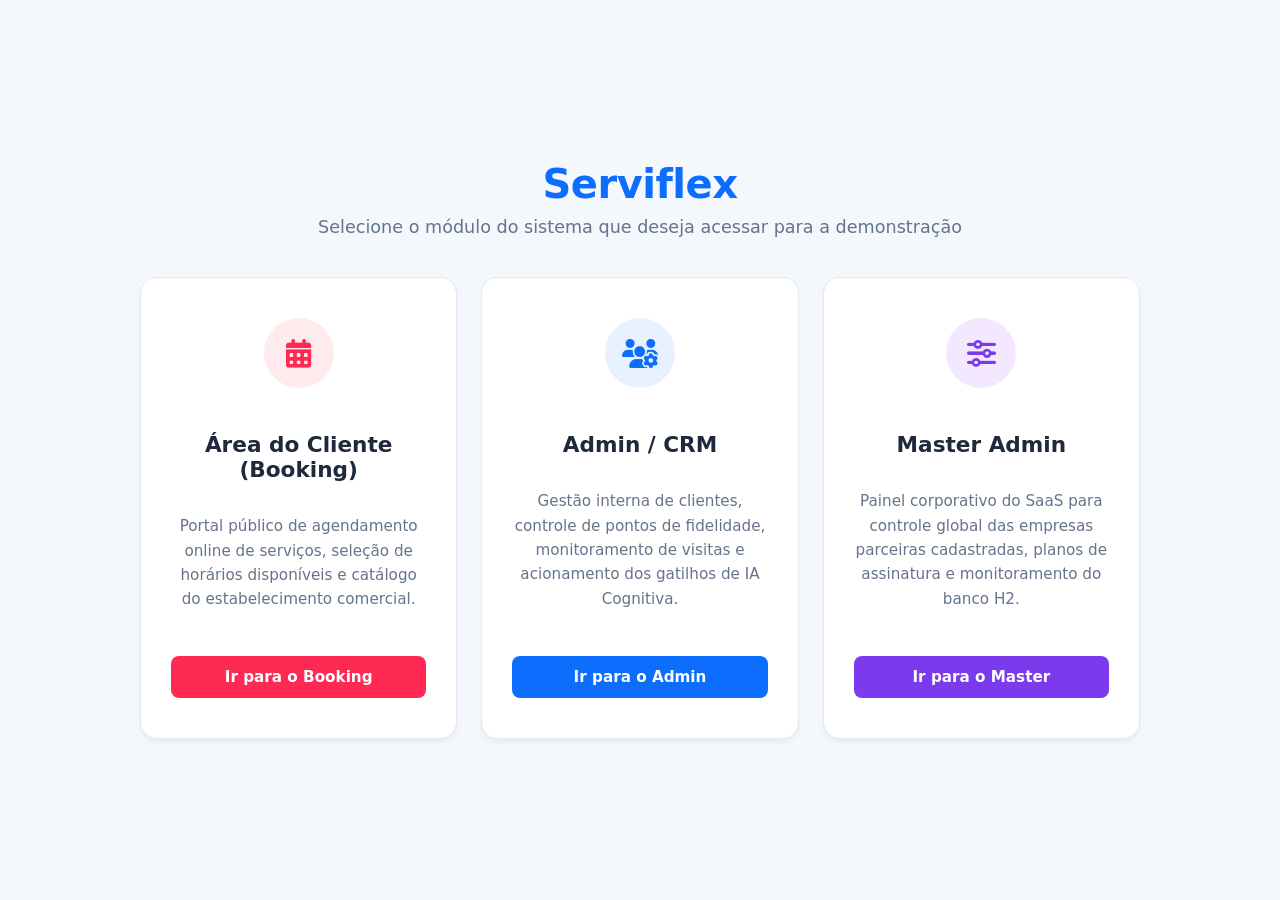
<file: index.html>
<!DOCTYPE html>
<html lang="en">
<head>
    <meta charset="UTF-8">
    <meta name="viewport" content="width=device-width, initial-scale=1.0">
    <title>Portal de Acesso | Serviflex</title>
      <link rel="stylesheet"
    href="https://cdnjs.cloudflare.com/ajax/libs/font-awesome/6.5.2/css/all.min.css">
    <link rel="stylesheet" href="style.css">
    <style>
        * { 
            margin: 0; 
            padding: 0; 
            box-sizing: border-box; 
            font-family: 'Segoe UI', system-ui, sans-serif; 
        }
        
        body { 
            background-color: #f4f7fc; 
            color: #2c3e50; 
            display: flex; 
            align-items: center; 
            justify-content: center; 
            min-height: 100vh; 
            padding: 20px; 
        }

        .portal-container { 
            max-width: 1000px; 
            width: 100%; 
            text-align: center; 
        }

        .header { 
            margin-bottom: 40px; 
        }

        .header h1 { 
            font-size: 2.5rem; 
            color: #0d6efd; 
            margin-bottom: 10px; 
            font-weight: 800; 
            letter-spacing: -0.5px;
        }

        .header p { 
            color: #64748b; 
            font-size: 1.1rem; 
        }

        .cards-grid { 
            display: grid; 
            grid-template-columns: repeat(auto-fit, minmax(280px, 1fr)); 
            gap: 24px; 
            margin-top: 20px; 
        }

        .card { 
            background: white; 
            padding: 40px 30px; 
            border-radius: 16px; 
            box-shadow: 0 4px 6px -1px rgb(0 0 0 / 0.05); 
            border: 1px solid #e2e8f0; 
            display: flex; 
            flex-direction: column; 
            align-items: center; 
            cursor: pointer; 
            transition: transform 0.23s ease, box-shadow 0.23s ease, border-color 0.23s ease; 
        }

        .card:hover { 
            transform: translateY(-5px); 
            box-shadow: 0 20px 25px -5px rgb(0 0 0 / 0.1); 
        }

        .icon-wrapper { 
            width: 70px; 
            height: 70px; 
            border-radius: 50px; 
            display: flex; 
            align-items: center; 
            justify-content: center; 
            font-size: 1.8rem; 
            margin-bottom: 24px; 
        }

        .card-client:hover { border-color: #ff2a54; }
        .card-client .icon-wrapper { background: #ffebee; color: #ff2a54; }

        .card-admin:hover { border-color: #0d6efd; }
        .card-admin .icon-wrapper { background: #e7f1ff; color: #0d6efd; }

        .card-master:hover { border-color: #7c3aed; }
        .card-master .icon-wrapper { background: #f3e8ff; color: #7c3aed; }

        .card h2 { 
            font-size: 1.35rem; 
            margin-bottom: 12px; 
            font-weight: 700; 
            color: #1e293b; 
        }

        .card p { 
            color: #64748b; 
            font-size: 0.95rem; 
            line-height: 1.6; 
            margin-bottom: 24px; 
        }

        .btn { 
            width: 100%; 
            padding: 12px; 
            border-radius: 8px; 
            font-weight: 600; 
            font-size: 0.95rem; 
            text-align: center; 
            border: none; 
            margin-top: auto; 
        }

        .card-client .btn { background: #ff2a54; color: white; }
        .card-admin .btn { background: #0d6efd; color: white; }
        .card-master .btn { background: #7c3aed; color: white; }
    </style>
</head>
<body>

    <div class="portal-container">
        <div class="header">
            <h1>Serviflex</h1>
            <p>Selecione o módulo do sistema que deseja acessar para a demonstração</p>
        </div>

        <div class="cards-grid">
            
           <div class="card card-client" onclick="window.location.href='./booking.html'">
                <div class="icon-wrapper"><i class="fa-solid fa-calendar-days"></i></div>
                <h2>Área do Cliente (Booking)</h2>
                <p>Portal público de agendamento online de serviços, seleção de horários disponíveis e catálogo do estabelecimento comercial.</p>
                <div class="btn">Ir para o Booking</div>
            </div>

            <div class="card card-admin" onclick="window.location.href='./admin.html'">
                <div class="icon-wrapper"><i class="fa-solid fa-users-gear"></i></div>
                <h2>Admin / CRM</h2>
                <p>Gestão interna de clientes, controle de pontos de fidelidade, monitoramento de visitas e acionamento dos gatilhos de IA Cognitiva.</p>
                <div class="btn">Ir para o Admin</div>
            </div>

            <div class="card card-master" onclick="window.location.href='./master-admin.html'">
                <div class="icon-wrapper"><i class="fa-solid fa-sliders"></i></div>
                <h2>Master Admin</h2>
                <p>Painel corporativo do SaaS para controle global das empresas parceiras cadastradas, planos de assinatura e monitoramento do banco H2.</p>
                <div class="btn">Ir para o Master</div>
            </div>

        </div>
    </div>

</body>
</html>
</file>
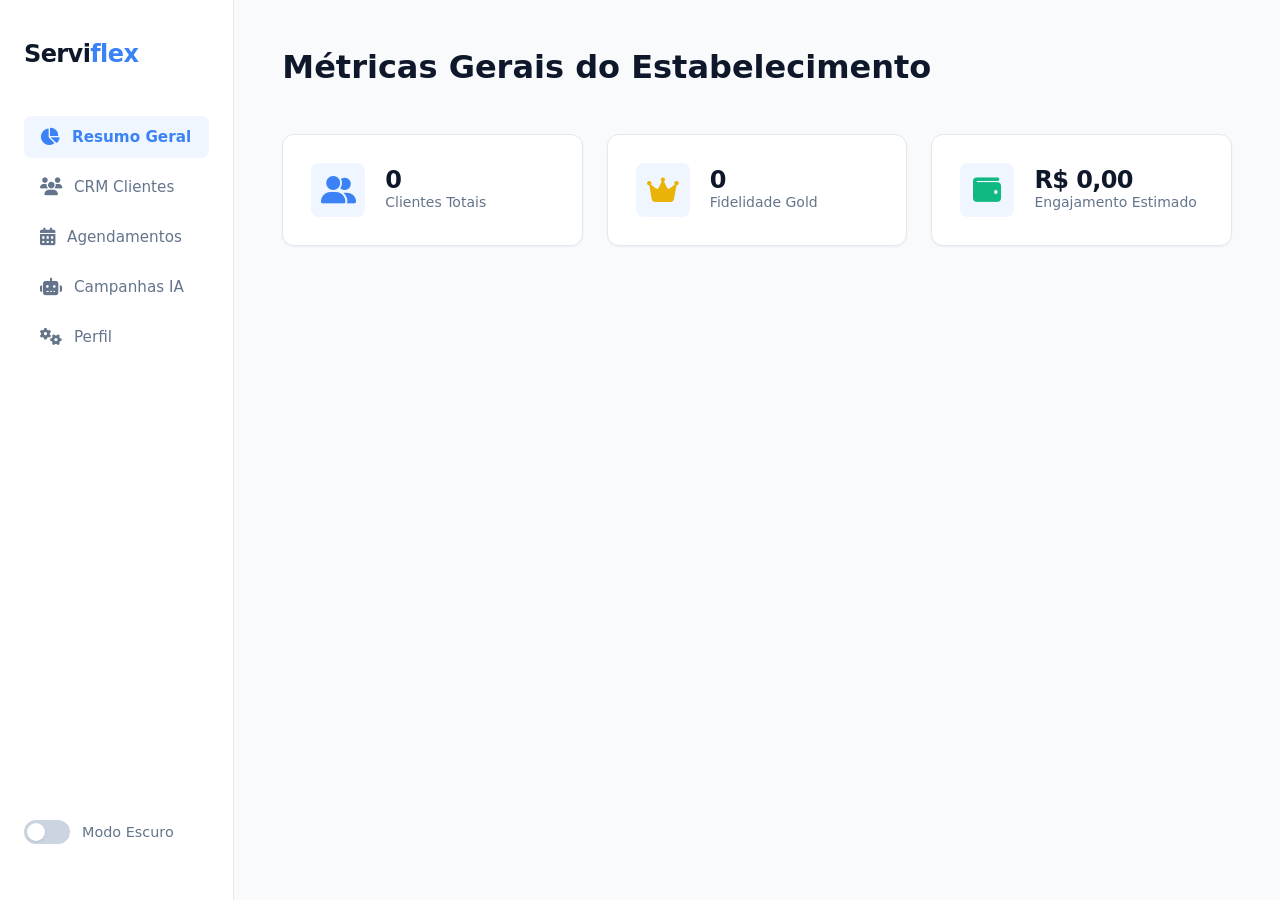
<file: admin.html>
<!DOCTYPE html>
<html lang="en">
<head>
    <meta charset="UTF-8"><title>Dashboard Corporativo</title>
    <link rel="stylesheet"
    href="https://cdnjs.cloudflare.com/ajax/libs/font-awesome/6.5.2/css/all.min.css">
    <link rel="stylesheet" href="style.css">
</head>
<body>
    <div class="app-container">
        <aside class="sidebar">
            <div class="logo"><h2>Servi<span>flex</span></h2></div>
            <nav class="menu">
                <a href="admin.html" class="active"><i class="fa-solid fa-chart-pie"></i> Resumo Geral</a>
                <a href="clients.html"><i class="fa-solid fa-users"></i> CRM Clientes</a>
                <a href="appointments.html"><i class="fa-solid fa-calendar-days"></i> Agendamentos</a>
                <a href="promotions.html"><i class="fa-solid fa-robot"></i> Campanhas IA</a>
                <a href="profile.html"><i class="fa-solid fa-gears"></i> Perfil</a>
            </nav>
            <div class="theme-switch-wrapper">
                <label class="theme-switch">
                    <input type="checkbox">
                    <div class="slider"></div>
                </label>
                <span>Modo Escuro</span>
            </div>
        </aside>
        <main class="main-content">
            <header class="top-header"><h1>Métricas Gerais do Estabelecimento</h1></header>
            <div class="dashboard-cards">
                <div class="card"><div class="card-icon"><i class="fa-solid fa-user-group"></i></div><div><h3 id="total-clientes">0</h3><p>Clientes Totais</p></div></div>
                <div class="card"><div class="card-icon" style="color: #eab308;"><i class="fa-solid fa-crown"></i></div><div><h3 id="clientes-gold">0</h3><p>Fidelidade Gold</p></div></div>
                <div class="card"><div class="card-icon" style="color: #10b981;"><i class="fa-solid fa-wallet"></i></div><div><h3 id="faturamento-simulado">R$ 0,00</h3><p>Engajamento Estimado</p></div></div>
            </div>
        </main>
    </div>
    <script src="script.js"></script>
</body>
</html>
</file>
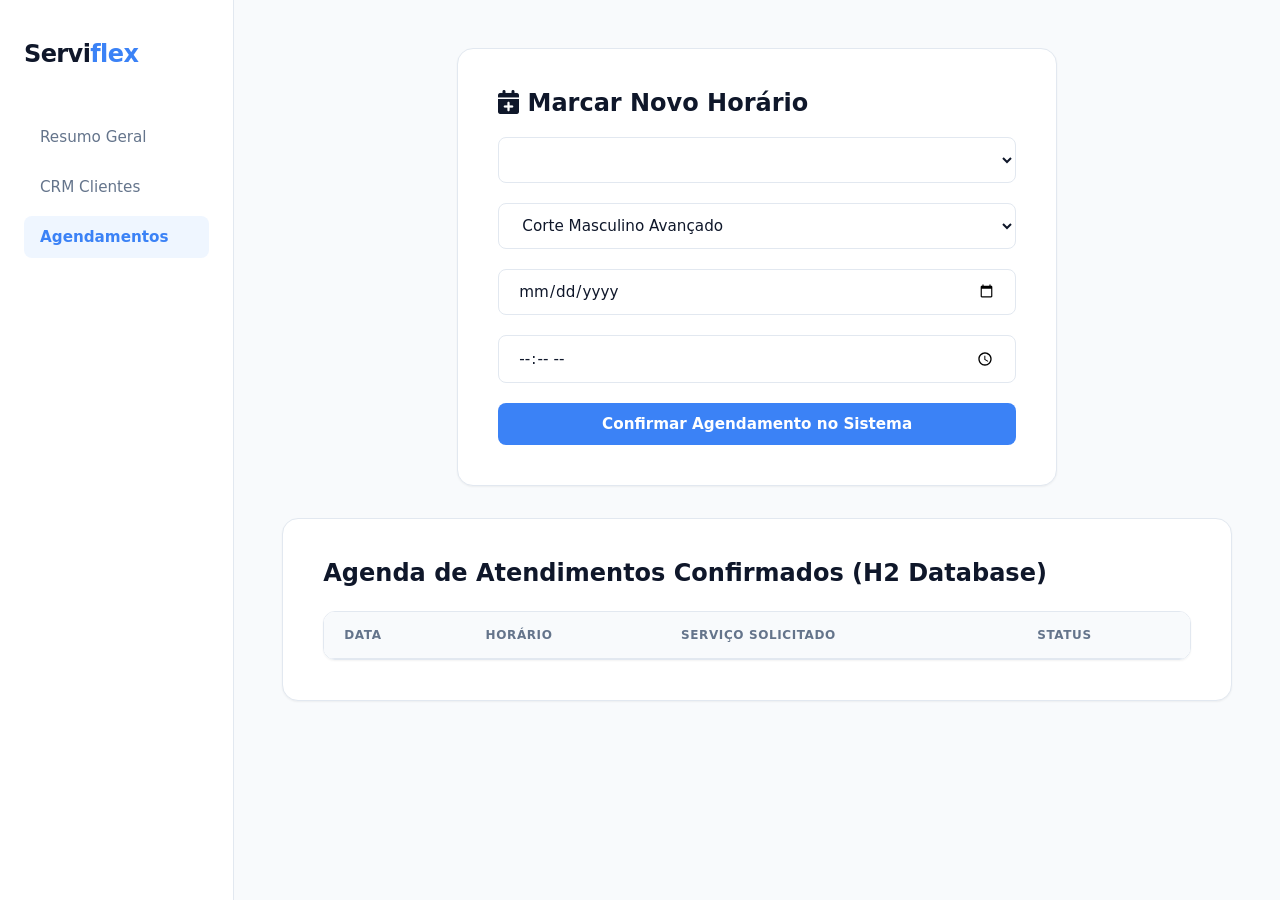
<file: appointments.html>
<!DOCTYPE html>
<html lang="en">
<head>
    <meta charset="UTF-8"><title>Agendamentos Online</title>
    <link rel="stylesheet"
    href="https://cdnjs.cloudflare.com/ajax/libs/font-awesome/6.5.2/css/all.min.css">
    <link rel="stylesheet" href="style.css">
</head>
<body>
    <div class="app-container">
        <aside class="sidebar">
            <div class="logo"><h2>Servi<span>flex</span></h2></div>
            <nav class="menu"><a href="admin.html">Resumo Geral</a><a href="clients.html">CRM Clientes</a><a href="appointments.html" class="active">Agendamentos</a></nav>
        </aside>
        <main class="main-content">
            <section class="content-block" style="max-width: 600px; margin: 0 auto 2rem auto;">
                <h2><i class="fa-solid fa-calendar-plus"></i> Marcar Novo Horário</h2>
                <form id="agendamento-form" class="form-grid" style="grid-template-columns: 1fr;">
                    <select id="agendamento-empresa" required></select>
                    <select id="agendamento-servico" required>
                        <option>Corte Masculino Avançado</option>
                        <option>Tratamento Estético Facial</option>
                        <option>Manicure e Pedicure Profissional</option>
                    </select>
                    <input type="date" id="agendamento-data" required>
                    <input type="time" id="agendamento-hora" required>
                    <button type="submit" class="btn-primary">Confirmar Agendamento no Sistema</button>
                </form>
            </section>
            <section class="content-block">
                <h2>Agenda de Atendimentos Confirmados (H2 Database)</h2>
                <div class="table-container">
                    <table>
                        <thead><tr><th>Data</th><th>Horário</th><th>Serviço Solicitado</th><th>Status</th></tr></thead>
                        <tbody id="agendamentos-table-body"></tbody>
                    </table>
                </div>
            </section>
        </main>
    </div>
    <script src="script.js"></script>
</body>
</html>
</file>
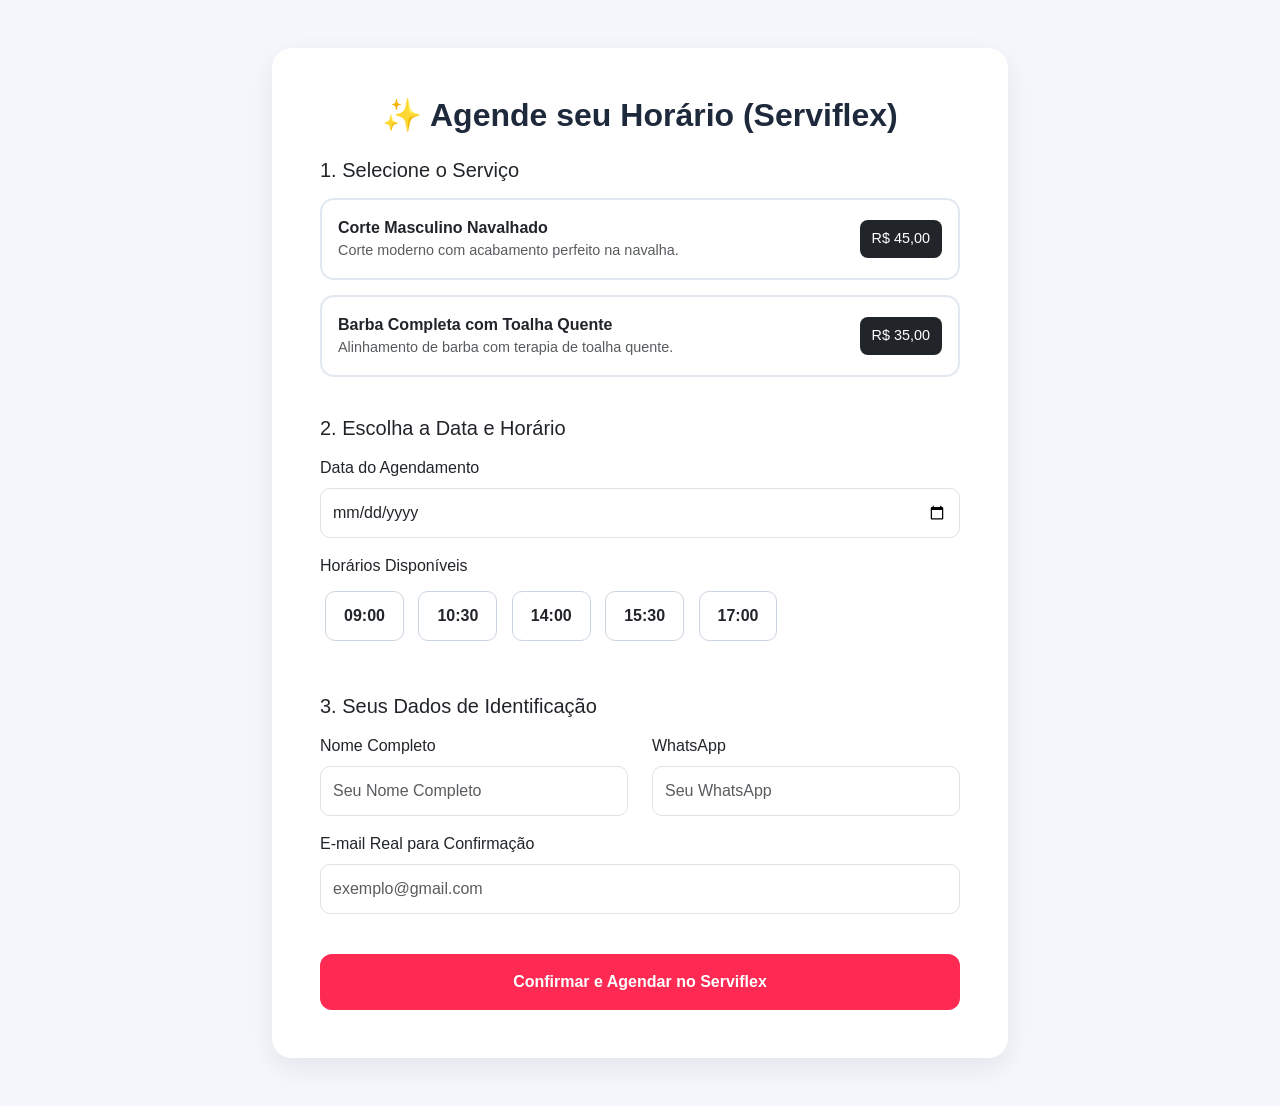
<file: booking.html>
<!DOCTYPE html>
<html lang="en">
<head>
    <meta charset="UTF-8">
    <meta name="viewport" content="width=device-width, initial-scale=1.0">
    <title>Serviflex - Agendamento Estilo Booksy</title>
    <link href="https://cdn.jsdelivr.net/npm/bootstrap@5.3.3/dist/css/bootstrap.min.css" rel="stylesheet">

<style>
    *{
        margin:0;
        padding:0;
        box-sizing:border-box;
        font-family:'Segoe UI', Tahoma, Geneva, Verdana, sans-serif;
    }

    body{
        background:#f4f7fc;
        min-height:100vh;
    }

    .booksy-card{
        background:#fff;
        border:none;
        border-radius:20px;
        box-shadow:0 10px 30px rgba(0,0,0,0.08);
    }

    .titulo-principal{
        font-weight:700;
        color:#1e293b;
    }

    .service-option{
        border:2px solid #e2e8f0;
        border-radius:14px;
        padding:16px;
        margin-bottom:15px;
        cursor:pointer;
        transition:all .25s ease;
        background:#fff;
    }

    .service-option:hover{
        border-color:#ff2a54;
        transform:translateY(-2px);
    }

    .service-option.selected{
        border-color:#ff2a54;
        background:rgba(255,42,84,0.08);
    }

    .time-slot{
        display:inline-block;
        padding:12px 18px;
        margin:5px;
        border:1px solid #cbd5e1;
        border-radius:10px;
        cursor:pointer;
        font-weight:600;
        transition:.2s;
        background:#fff;
    }

    .time-slot:hover{
        border-color:#ff2a54;
    }

    .time-slot.selected{
        background:#ff2a54;
        color:#fff;
        border-color:#ff2a54;
    }

    .form-control{
        border-radius:10px;
        padding:12px;
    }

    .form-control:focus{
        border-color:#ff2a54;
        box-shadow:0 0 0 0.25rem rgba(255,42,84,.15);
    }

    .btn-booksy{
        background:#ff2a54;
        color:white;
        border:none;
        border-radius:12px;
        font-weight:600;
        transition:.2s;
    }

    .btn-booksy:hover{
        background:#e02246;
        color:white;
    }

    .badge-price{
        background:#212529;
        color:white;
        padding:8px 12px;
        border-radius:8px;
        font-size:.9rem;
    }

    @media(max-width:768px){
        .time-slot{
            display:block;
            width:100%;
            text-align:center;
            margin-bottom:10px;
        }
    }
</style>
</head>
<body>

<div class="container py-5">
    <div class="row justify-content-center">
        <div class="col-lg-8">

            <div class="card booksy-card p-4 p-md-5">

                <h2 class="text-center mb-4 titulo-principal">
                    ✨ Agende seu Horário (Serviflex)
                </h2>

                <h5 class="mb-3">1. Selecione o Serviço</h5>

                <div class="service-option" onclick="selecionarServico(this,'Corte Masculino Navalhado')">
                    <div class="d-flex justify-content-between align-items-center">
                        <div>
                            <strong>Corte Masculino Navalhado</strong>
                            <p class="text-muted mb-0" style="font-size:0.9rem;">
                                Corte moderno com acabamento perfeito na navalha.
                            </p>
                        </div>
                        <span class="badge-price">R$ 45,00</span>
                    </div>
                </div>

                <div class="service-option" onclick="selecionarServico(this,'Barba Completa com Toalha Quente')">
                    <div class="d-flex justify-content-between align-items-center">
                        <div>
                            <strong>Barba Completa com Toalha Quente</strong>
                            <p class="text-muted mb-0" style="font-size:0.9rem;">
                                Alinhamento de barba com terapia de toalha quente.
                            </p>
                        </div>
                        <span class="badge-price">R$ 35,00</span>
                    </div>
                </div>

                <h5 class="mt-4 mb-3">2. Escolha a Data e Horário</h5>

                <div class="mb-3">
                    <label class="form-label">Data do Agendamento</label>
                    <input type="date" id="dataAgendamentoInput" class="form-control">
                </div>

                <div class="mb-4">
                    <label class="form-label d-block">Horários Disponíveis</label>
                    <div class="time-slot" onclick="selecionarHora(this)">09:00</div>
                    <div class="time-slot" onclick="selecionarHora(this)">10:30</div>
                    <div class="time-slot" onclick="selecionarHora(this)">14:00</div>
                    <div class="time-slot" onclick="selecionarHora(this)">15:30</div>
                    <div class="time-slot" onclick="selecionarHora(this)">17:00</div>
                </div>

                <h5 class="mt-4 mb-3">3. Seus Dados de Identificação</h5>

                <div class="row">
                    <div class="col-md-6 mb-3">
                        <label class="form-label">Nome Completo</label>
                        <input type="text" id="nomeClienteInput" class="form-control" placeholder="Seu Nome Completo">
                    </div>
                    <div class="col-md-6 mb-3">
                        <label class="form-label">WhatsApp</label>
                        <input type="text" id="telClienteInput" class="form-control" placeholder="Seu WhatsApp">
                    </div>
                </div>

                <div class="mb-3">
                    <label class="form-label">E-mail Real para Confirmação</label>
                    <input type="email" id="emailClienteInput" class="form-control" placeholder="exemplo@gmail.com">
                </div>

                <div class="mt-4">
                    <button class="btn btn-booksy w-100 py-3" onclick="finalizarAgendamentoBooksy()">
                        Confirmar e Agendar no Serviflex
                    </button>
                </div>

            </div>
        </div>
    </div>
</div>

<script>
let selectedServiceText = "";
let selectedTimeText = "";

function selecionarServico(elemento, servico){
    document.querySelectorAll(".service-option").forEach(el => el.classList.remove("selected"));
    elemento.classList.add("selected");
    selectedServiceText = servico;
}

function selecionarHora(elemento){
    document.querySelectorAll(".time-slot").forEach(el => el.classList.remove("selected"));
    elemento.classList.add("selected");
    selectedTimeText = elemento.innerText;
}

async function finalizarAgendamentoBooksy(){
    const nomeCli = document.getElementById("nomeClienteInput").value;
    const telCli = document.getElementById("telClienteInput").value;
    const emailCli = document.getElementById("emailClienteInput").value; 
    const dataEscolhida = document.getElementById("dataAgendamentoInput").value;

    if(!selectedServiceText || !selectedTimeText || !nomeCli || !telCli || !emailCli || !dataEscolhida){
        alert("⚠️ Por favor, preencha todos os campos.");
        return;
    }

    const payload = {
        nome: nomeCli,
        telefone: telCli,
        email: emailCli, 
        pontos: 10,
        points: 10,
        diasDesdeUltimaVisita: 0,
        nivelFidelidade: "BRONZE",
        dataAgendamento: dataEscolhida,
        horaAgendamento: selectedTimeText,
        servicoAgendamento: selectedServiceText
    };

    try{
        const response = await fetch("https://serviflex-production.up.railway.app/api/clientes", {
            method: "POST",
            headers: {
                "Content-Type": "application/json",
                "Accept": "application/json"
            },
            body: JSON.stringify(payload)
        });

        if(response.ok){
            alert("🎉 Agendamento realizado com sucesso no Serviflex!");
            location.reload();
        }else{
            alert("❌ Houve um problema ao processar seu agendamento.");
        }
    }catch(error){
        alert("❌ Erro ao conectar com a API Java. Verifique se o backend está rodando.");
        console.error(error);
    }
}
</script>
</body>
</html>
</file>
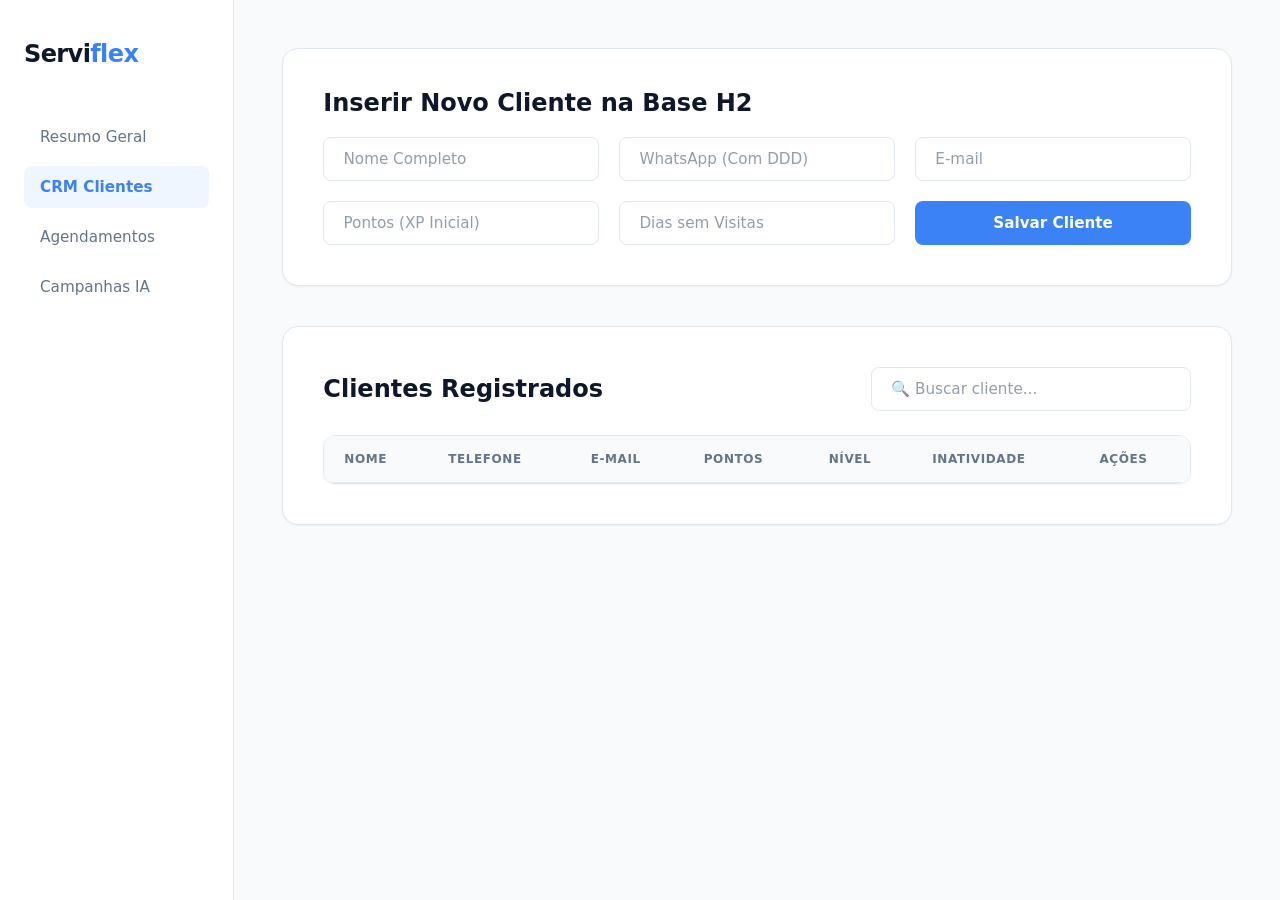
<file: clients.html>
<!DOCTYPE html>
<html lang="en">
<head>
    <meta charset="UTF-8"><title>CRM de Clientes</title>
    <link rel="stylesheet"
    href="https://cdnjs.cloudflare.com/ajax/libs/font-awesome/6.5.2/css/all.min.css">

    <link rel="stylesheet" href="style.css">
</head>
<body>
    <div class="app-container">
        <aside class="sidebar">
            <div class="logo"><h2>Servi<span>flex</span></h2></div>
            <nav class="menu"><a href="admin.html">Resumo Geral</a><a href="clients.html" class="active">CRM Clientes</a><a href="appointments.html">Agendamentos</a><a href="promotions.html">Campanhas IA</a></nav>
        </aside>
        <main class="main-content">
            <section class="content-block">
                <h2>Inserir Novo Cliente na Base H2</h2>
                <form id="cliente-form" class="form-grid">
                    <input type="text" id="nome" placeholder="Nome Completo" required>
                    <input type="text" id="telefone" placeholder="WhatsApp (Com DDD)" required>
                    <input type="email" id="email" placeholder="E-mail" required>
                    <input type="number" id="pontos" placeholder="Pontos (XP Inicial)">
                    <input type="number" id="dias" placeholder="Dias sem Visitas">
                    <button type="submit" class="btn-primary">Salvar Cliente</button>
                </form>
            </section>
            <section class="content-block">
                <div style="display:flex; justify-content:space-between; align-items:center; margin-bottom: 1rem;">
                    <h2>Clientes Registrados</h2>
                    <input type="text" id="search-input" placeholder="🔍 Buscar cliente..." class="search-bar">
                </div>
                <div class="table-container">
                    <table>
                        <thead><tr><th>Nome</th><th>Telefone</th><th>E-mail</th><th>Pontos</th><th>Nível</th><th>Inatividade</th><th>Ações</th></tr></thead>
                        <tbody id="clientes-table-body"></tbody>
                    </table>
                </div>
            </section>
        </main>
    </div>
    <script src="script.js"></script>
</body>
</html>
</file>
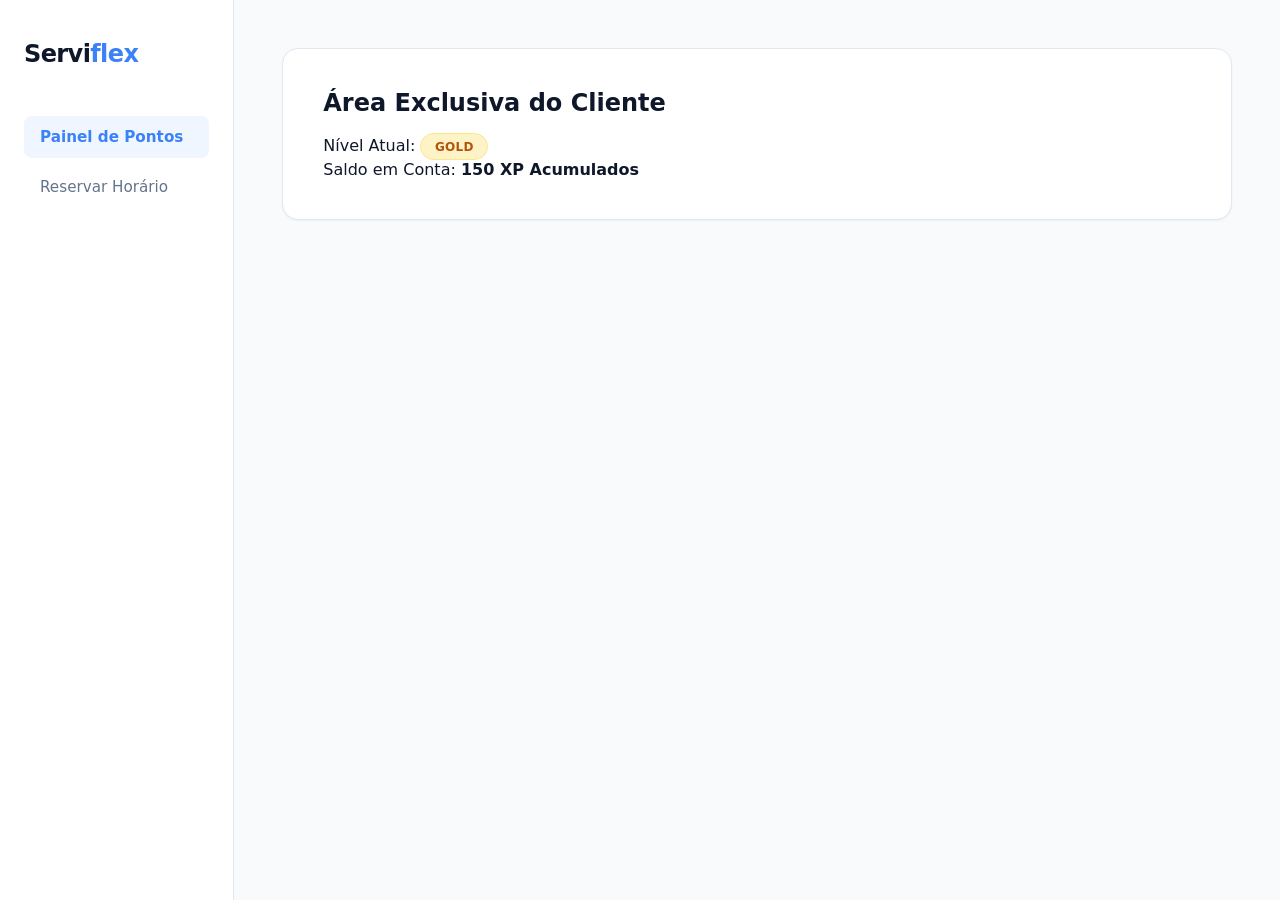
<file: dashboard.html>
<!DOCTYPE html>
<html lang="en">
<head>
    <meta charset="UTF-8"><title>Área do Cliente</title>
    <link rel="stylesheet" href="style.css">
      <link rel="stylesheet"

    href="https://cdnjs.cloudflare.com/ajax/libs/font-awesome/6.5.2/css/all.min.css">
</head>
</head>
<body>
    <div class="app-container">
        <aside class="sidebar"><div class="logo"><h2>Servi<span>flex</span></h2></div><nav class="menu"><a href="#" class="active">Painel de Pontos</a><a href="appointments.html">Reservar Horário</a></nav></aside>
        <main class="main-content">
            <section class="content-block">
                <h1>Área Exclusiva do Cliente</h1>
                <p style="margin-top:1rem;">Nível Atual: <span class="badge badge-gold">GOLD</span></p>
                <p>Saldo em Conta: <strong>150 XP Acumulados</strong></p>
            </section>
        </main>
    </div>
    <script src="script.js"></script>
</body>
</html>
</file>
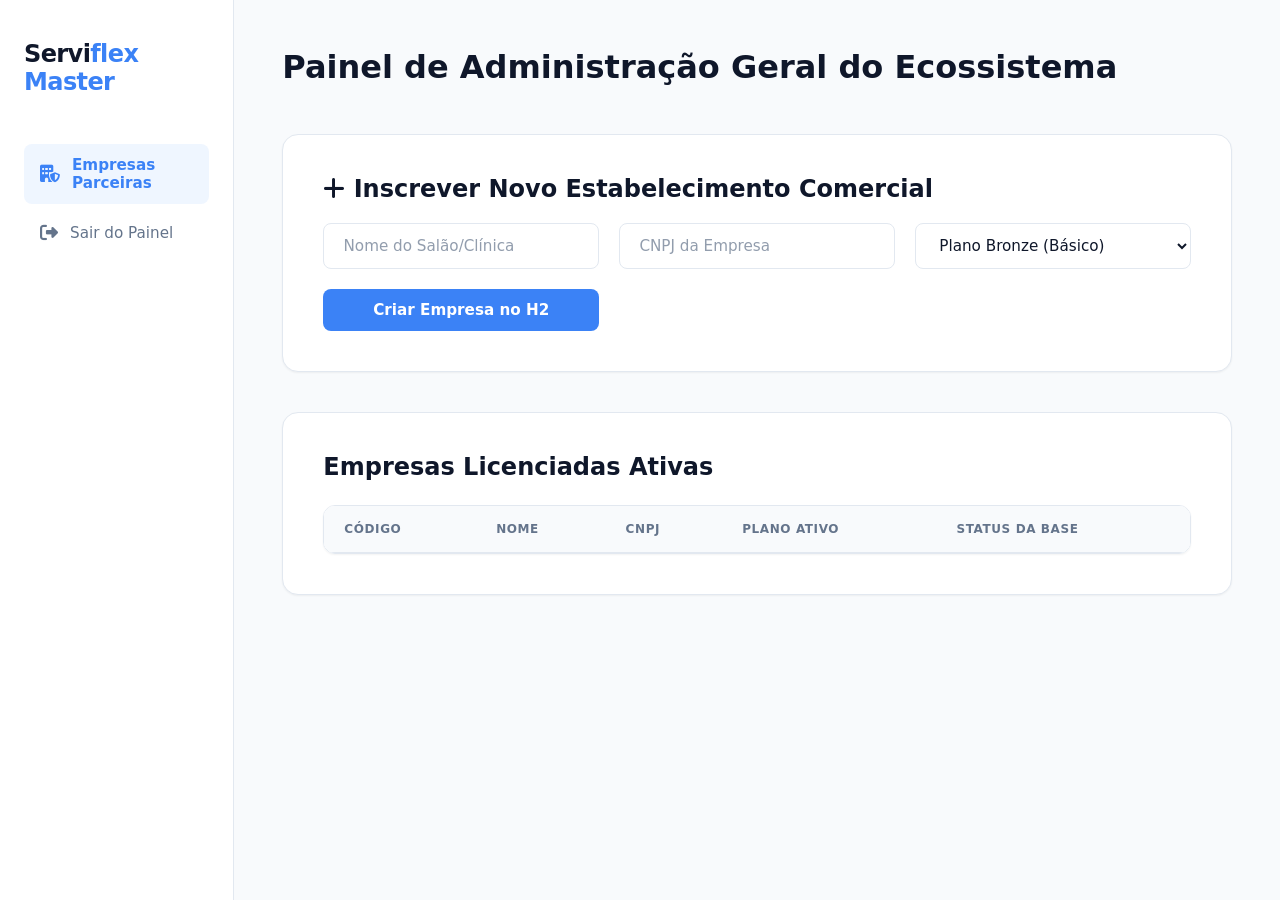
<file: master-admin.html>
<!DOCTYPE html>
<html lang="en">
<head>
    <meta charset="UTF-8">
    <title>SaaS Master Control</title>
      <link rel="stylesheet"

    href="https://cdnjs.cloudflare.com/ajax/libs/font-awesome/6.5.2/css/all.min.css">

    <link rel="stylesheet" href="style.css">

</head>
<body>
    <div class="app-container">
        <aside class="sidebar">
            <div class="logo"><h2>Servi<span>flex Master</span></h2></div>
            <nav class="menu">
                <a href="master-admin.html" class="active"><i class="fa-solid fa-building-shield"></i> Empresas Parceiras</a>
                <a href="../index.html"><i class="fa-solid fa-right-from-bracket"></i> Sair do Painel</a>
            </nav>
        </aside>
        <main class="main-content">
            <header class="top-header">
                <h1>Painel de Administração Geral do Ecossistema</h1>
            </header>
            <section class="content-block">
                <h2><i class="fa-solid fa-plus"></i> Inscrever Novo Estabelecimento Comercial</h2>
                <form id="empresa-form" class="form-grid">
                    <input type="text" id="nomeEmpresa" placeholder="Nome do Salão/Clínica" required>
                    <input type="text" id="cnpj" placeholder="CNPJ da Empresa" required>
                    <select id="plano">
                        <option value="Bronze">Plano Bronze (Básico)</option>
                        <option value="Silver">Plano Silver (Intermediário)</option>
                        <option value="Gold">Plano Gold (Completo com IA)</option>
                    </select>
                    <button type="submit" class="btn-primary">Criar Empresa no H2</button>
                </form>
            </section>
            <section class="content-block">
                <h2>Empresas Licenciadas Ativas</h2>
                <div class="table-container">
                    <table>
                        <thead>
                            <tr><th>Código</th><th>Nome</th><th>CNPJ</th><th>Plano Ativo</th><th>Status da Base</th></tr>
                        </thead>
                        <tbody id="empresas-table-body"></tbody>
                    </table>
                </div>
            </section>
        </main>
    </div>
    <script src="script.js"></script>
</body>
</html>
</file>
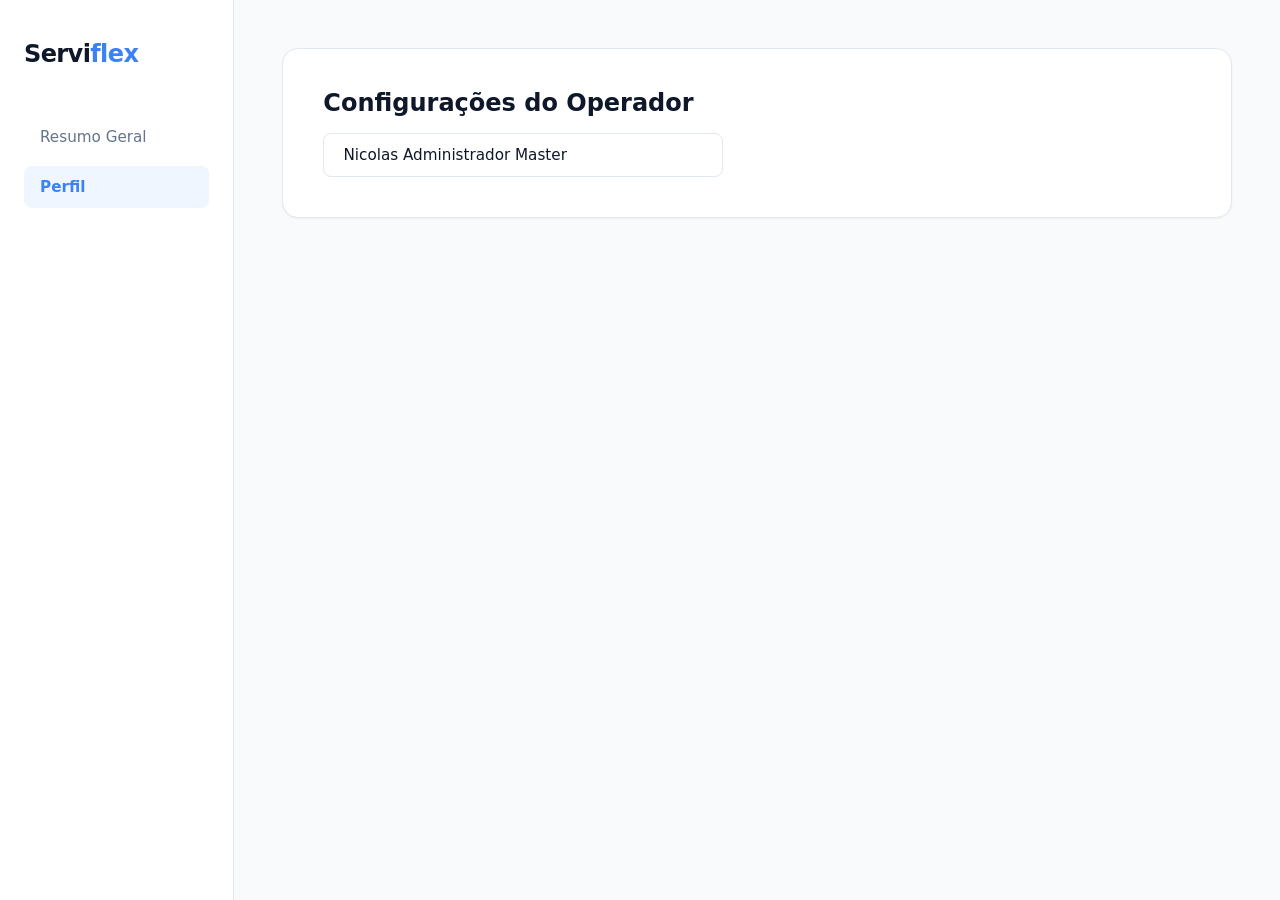
<file: profile.html>
<!DOCTYPE html>
<html lang="en">
<head>
    <meta charset="UTF-8"><title>Configurações do Perfil</title><link rel="stylesheet" href="style.css">
      <link rel="stylesheet"

    href="https://cdnjs.cloudflare.com/ajax/libs/font-awesome/6.5.2/css/all.min.css">

    <link rel="stylesheet" href="style.css">

</head>
<body>
    <div class="app-container">
        <aside class="sidebar"><div class="logo"><h2>Servi<span>flex</span></h2></div><nav class="menu"><a href="admin.html">Resumo Geral</a><a href="profile.html" class="active">Perfil</a></nav></aside>
        <main class="main-content">
            <section class="content-block">
                <h2>Configurações do Operador</h2>
                <input type="text" value="Nicolas Administrador Master" style="width:100%; max-width:400px; margin-top:1rem;" readonly>
            </section>
        </main>
    </div>
    <script src="script.js"></script>
</body>
</html>
</file>
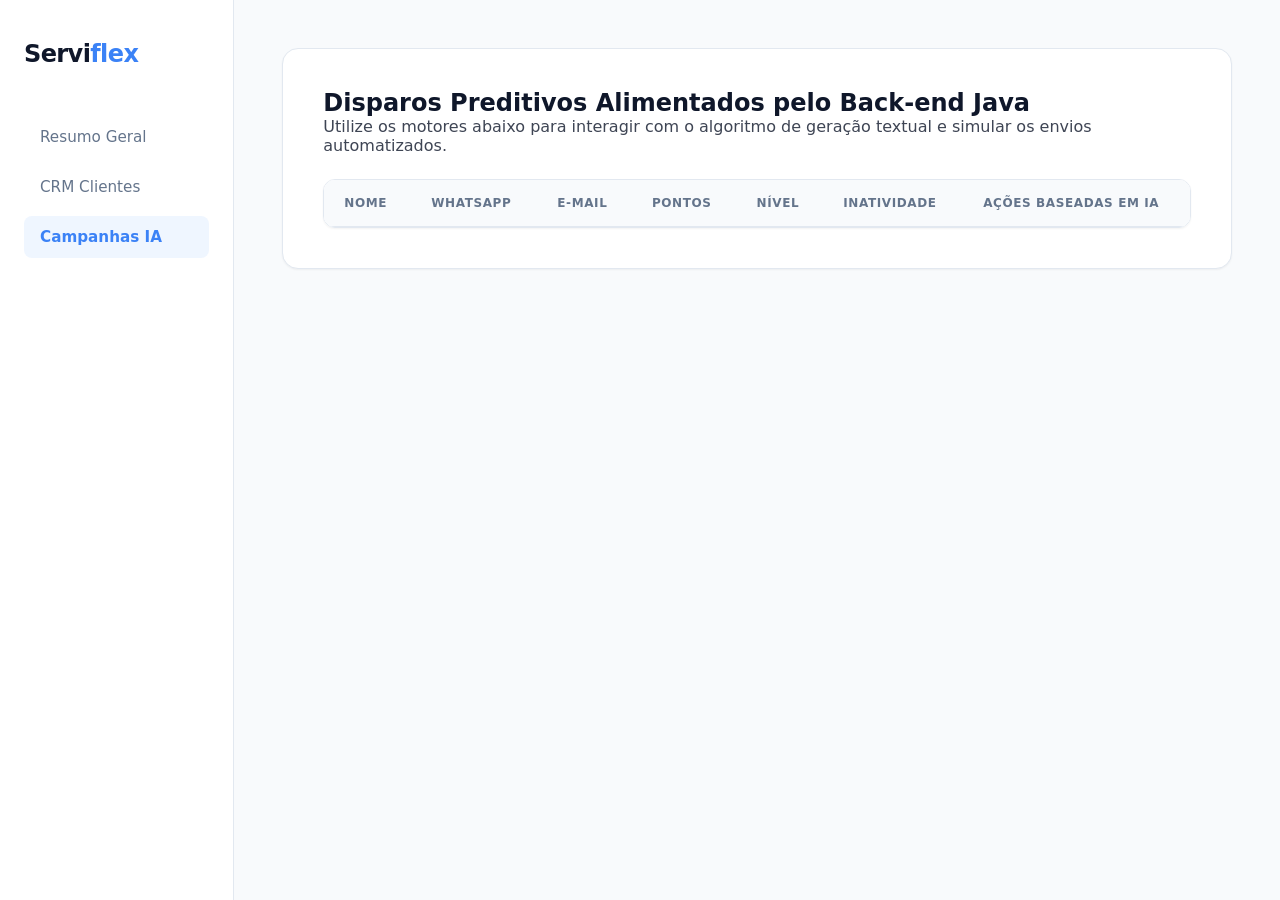
<file: promotions.html>
<!DOCTYPE html>
<html lang="en">
<head>
    <meta charset="UTF-8"><title>Campanhas com IA</title>
      <link rel="stylesheet"

    href="https://cdnjs.cloudflare.com/ajax/libs/font-awesome/6.5.2/css/all.min.css">

    <link rel="stylesheet" href="style.css">

</head>
</head>
<body>
    <div class="app-container">
        <aside class="sidebar">
            <div class="logo"><h2>Servi<span>flex</span></h2></div>
            <nav class="menu"><a href="admin.html">Resumo Geral</a><a href="clients.html">CRM Clientes</a><a href="promotions.html" class="active">Campanhas IA</a></nav>
        </aside>
        <main class="main-content">
            <section class="content-block">
                <h2>Disparos Preditivos Alimentados pelo Back-end Java</h2>
                <p style="margin-bottom:1rem; opacity:0.8;">Utilize os motores abaixo para interagir com o algoritmo de geração textual e simular os envios automatizados.</p>
                <div class="table-container">
                    <table>
                        <thead><tr><th>Nome</th><th>WhatsApp</th><th>E-mail</th><th>Pontos</th><th>Nível</th><th>Inatividade</th><th>Ações Baseadas em IA</th></tr></thead>
                        <tbody id="clientes-table-body"></tbody>
                    </table>
                </div>
            </section>
        </main>
    </div>
    <script src="script.js"></script>
</body>
</html>
</file>
<file: style.css>
:root {
    --bg-primary: #f8fafc;
    --bg-sidebar: #ffffff;
    --text-color: #0f172a;
    --text-muted: #64748b;
    --primary-color: #3b82f6;
    --primary-light: #eff6ff;
    --primary-hover: #1d4ed8;
    --card-bg: #ffffff;
    --border-color: #e2e8f0;
    --shadow-sm: 0 1px 2px 0 rgba(0, 0, 0, 0.05);
    --shadow-md: 0 4px 6px -1px rgba(0, 0, 0, 0.05), 0 2px 4px -2px rgba(0, 0, 0, 0.05);
    --shadow-lg: 0 10px 15px -3px rgba(0, 0, 0, 0.08), 0 4px 6px -4px rgba(0, 0, 0, 0.08);
    --radius-sm: 8px;
    --radius-md: 12px;
    --radius-lg: 16px;
}

[data-theme="dark"] {
    --bg-primary: #0b0f19;
    --bg-sidebar: #111827;
    --text-color: #f8fafc;
    --text-muted: #94a3b8;
    --primary-color: #38bdf8;
    --primary-light: #0c4a6e;
    --primary-hover: #0ea5e9;
    --card-bg: #1f2937;
    --border-color: #374151;
}

* { 
    margin: 0; 
    padding: 0; 
    box-sizing: border-box; 
    font-family: 'Inter', 'Segoe UI', system-ui, sans-serif; 
}

body { 
    background-color: var(--bg-primary); 
    color: var(--text-color); 
    transition: background-color 0.3s ease, color 0.3s ease; 
    -webkit-font-smoothing: antialiased;
}

.app-container { 
    display: flex; 
    min-height: 100vh; 
}

/* Sidebar Estilo Flutuante/Premium */
.sidebar { 
    width: 280px; 
    background-color: var(--bg-sidebar); 
    border-right: 1px solid var(--border-color); 
    padding: 2.5rem 1.5rem; 
    display: flex; 
    flex-direction: column; 
    justify-content: space-between; 
    transition: background-color 0.3s ease, border-color 0.3s ease;
}

.logo h2 { 
    font-size: 1.5rem;
    font-weight: 800; 
    letter-spacing: -0.025em;
} 

.logo h2 span { 
    color: var(--primary-color); 
}

.menu { 
    margin-top: 3rem; 
    display: flex; 
    flex-direction: column; 
    gap: 0.5rem; 
    flex-grow: 1; 
}

.menu a { 
    text-decoration: none; 
    color: var(--text-muted); 
    padding: 0.75rem 1rem; 
    border-radius: var(--radius-sm); 
    display: flex; 
    align-items: center; 
    gap: 12px; 
    font-weight: 500;
    font-size: 0.95rem;
    transition: all 0.2s cubic-bezier(0.4, 0, 0.2, 1);
}

.menu a i {
    font-size: 1.1rem;
    transition: transform 0.2s ease;
}

.menu a.active, .menu a:hover { 
    background-color: var(--primary-light); 
    color: var(--primary-color); 
    font-weight: 600; 
}

.menu a:hover i {
    transform: scale(1.1);
}

.main-content { 
    flex-grow: 1; 
    padding: 3rem; 
    max-width: 1400px;
    margin: 0 auto;
    width: 100%;
}

.top-header { 
    display: flex; 
    justify-content: space-between; 
    align-items: center; 
    margin-bottom: 3rem; 
}

.top-header h2 {
    font-size: 1.75rem;
    font-weight: 700;
    letter-spacing: -0.025em;
}

/* Centralização de Telas de Login/Auth */
.auth-container { 
    display: flex; 
    justify-content: center; 
    align-items: center; 
    min-height: 100vh; 
    background: radial-gradient(circle at top right, var(--primary-light), transparent 40%), var(--bg-primary);
}

.auth-card { 
    background: var(--card-bg); 
    border: 1px solid var(--border-color); 
    padding: 3rem 2.5rem; 
    border-radius: var(--radius-lg); 
    width: 100%; 
    max-width: 420px; 
    box-shadow: var(--shadow-lg); 
}

.auth-card form { 
    display: flex; 
    flex-direction: column; 
    gap: 1.25rem; 
}

/* Dashboard Cards (Métricas Elevadas) */
.dashboard-cards { 
    display: grid; 
    grid-template-columns: repeat(auto-fit, minmax(240px, 1fr)); 
    gap: 1.5rem; 
    margin-bottom: 3rem; 
}

.card { 
    background-color: var(--card-bg); 
    border: 1px solid var(--border-color); 
    border-radius: var(--radius-md); 
    padding: 1.75rem; 
    display: flex; 
    align-items: center; 
    gap: 20px; 
    box-shadow: var(--shadow-sm);
    transition: transform 0.2s ease, box-shadow 0.2s ease;
}

.card:hover {
    transform: translateY(-4px);
    box-shadow: var(--shadow-lg);
}

.card-icon { 
    font-size: 1.75rem; 
    color: var(--primary-color); 
    background: var(--primary-light);
    padding: 1rem;
    border-radius: var(--radius-sm);
    display: flex;
    align-items: center;
    justify-content: center;
    width: 54px;
    height: 54px;
}

.card div p {
    font-size: 0.875rem;
    color: var(--text-muted);
    margin-bottom: 0.25rem;
    font-weight: 500;
}

.card div h3 {
    font-size: 1.5rem;
    font-weight: 700;
    letter-spacing: -0.025em;
}

/* Blocos de Conteúdo Principal */
.content-block { 
    background-color: var(--card-bg); 
    border: 1px solid var(--border-color); 
    border-radius: var(--radius-lg); 
    padding: 2.5rem; 
    margin-bottom: 2.5rem; 
    box-shadow: var(--shadow-sm);
}

.content-block h3 {
    font-size: 1.25rem;
    font-weight: 700;
    margin-bottom: 1.25rem;
    letter-spacing: -0.02em;
}

.form-grid { 
    display: grid; 
    grid-template-columns: repeat(auto-fit, minmax(220px, 1fr)); 
    gap: 1.25rem; 
    margin-top: 1.25rem;
}

/* Inputs Modernos com Focus State */
input, select, button { 
    padding: 0.75rem 1.2rem; 
    border-radius: var(--radius-sm); 
    border: 1px solid var(--border-color); 
    background-color: var(--card-bg); 
    color: var(--text-color); 
    font-size: 0.95rem; 
    outline: none;
    transition: all 0.2s ease;
}

input:focus, select:focus {
    border-color: var(--primary-color);
    box-shadow: 0 0 0 4px var(--primary-light);
}

input::placeholder {
    color: var(--text-muted);
    opacity: 0.7;
}

/* Botões Interativos */
.btn-primary { 
    background-color: var(--primary-color); 
    color: white; 
    font-weight: 600; 
    border: none; 
    cursor: pointer; 
}

.btn-primary:hover {
    background-color: var(--primary-hover);
    transform: scale(1.01);
}

.btn-primary:active {
    transform: scale(0.99);
}

.search-bar {
    width: 100%;
    max-width: 320px;
    background-color: var(--card-bg);
}

/* Tabelas Polidas */
.table-container { 
    overflow-x: auto; 
    margin-top: 1.5rem; 
    border: 1px solid var(--border-color);
    border-radius: var(--radius-md);
    box-shadow: var(--shadow-sm);
}

table { 
    width: 100%; 
    border-collapse: collapse; 
    background: var(--card-bg);
}

th, td { 
    padding: 1rem 1.25rem; 
    border-bottom: 1px solid var(--border-color); 
    text-align: left; 
    font-size: 0.925rem;
}

th { 
    background: var(--bg-primary); 
    color: var(--text-muted); 
    font-weight: 600;
    text-transform: uppercase;
    font-size: 0.75rem;
    letter-spacing: 0.05em;
}

tr:last-child td {
    border-bottom: none;
}

tr:hover td {
    background-color: var(--primary-light);
}

/* Badges de Fidelidade */
.badge { 
    padding: 0.35rem 0.85rem; 
    border-radius: 50px; 
    font-size: 0.75rem; 
    font-weight: 700; 
    display: inline-block;
    letter-spacing: 0.025em;
}

.badge-bronze { background: #ffedd5; color: #b45309; border: 1px solid #fed7aa; }
.badge-silver { background: #f1f5f9; color: #475569; border: 1px solid #e2e8f0; }
.badge-gold { background: #fef3c7; color: #b45309; border: 1px solid #fde68a; }

/* Botões de Ação na Tabela */
.action-buttons { 
    display: flex; 
    gap: 8px; 
}

.action-buttons button {
    padding: 8px 14px;
    border-radius: 6px;
    border: none;
    cursor: pointer;
    color: white;
    font-size: 0.8rem;
    font-weight: 600;
    display: flex;
    align-items: center;
    gap: 6px;
    box-shadow: var(--shadow-sm);
}

.action-buttons button i {
    font-size: 0.9rem;
}

.btn-ia-fid { background: linear-gradient(135deg, #8b5cf6, #6d28d9); }
.btn-ia-fid:hover { opacity: 0.9; transform: translateY(-1px); }

.btn-ia-ret { background: linear-gradient(135deg, #f97316, #ea580c); }
.btn-ia-ret:hover { opacity: 0.9; transform: translateY(-1px); }

.btn-del { background: #ef4444; padding: 8px 10px !important; }
.btn-del:hover { background: #dc2626; }

/* Switch de Tema Global Sleek */
.theme-switch-wrapper { 
    display: flex; 
    align-items: center; 
    gap: 12px; 
    padding: 1rem 0;
    color: var(--text-muted);
    font-size: 0.9rem;
    font-weight: 500;
}

.theme-switch { 
    display: inline-block; 
    height: 24px; 
    position: relative; 
    width: 46px; 
}

.theme-switch input { display:none; }

.slider { 
    background-color: #cbd5e1; 
    bottom: 0; 
    cursor: pointer; 
    left: 0; 
    position: absolute; 
    right: 0; 
    top: 0; 
    transition: .3s cubic-bezier(0.4, 0, 0.2, 1); 
    border-radius: 34px; 
}

.slider:before { 
    background-color: white; 
    bottom: 3px; 
    content: ""; 
    height: 18px; 
    left: 3px; 
    position: absolute; 
    width: 18px; 
    transition: .3s cubic-bezier(0.4, 0, 0.2, 1); 
    border-radius: 50%; 
    box-shadow: 0 1px 3px rgba(0,0,0,0.1);
}

[data-theme="dark"] .slider {
    background-color: #374151;
}

input:checked + .slider { background-color: var(--primary-color); }
input:checked + .slider:before { transform: translateX(22px); }
</file>
